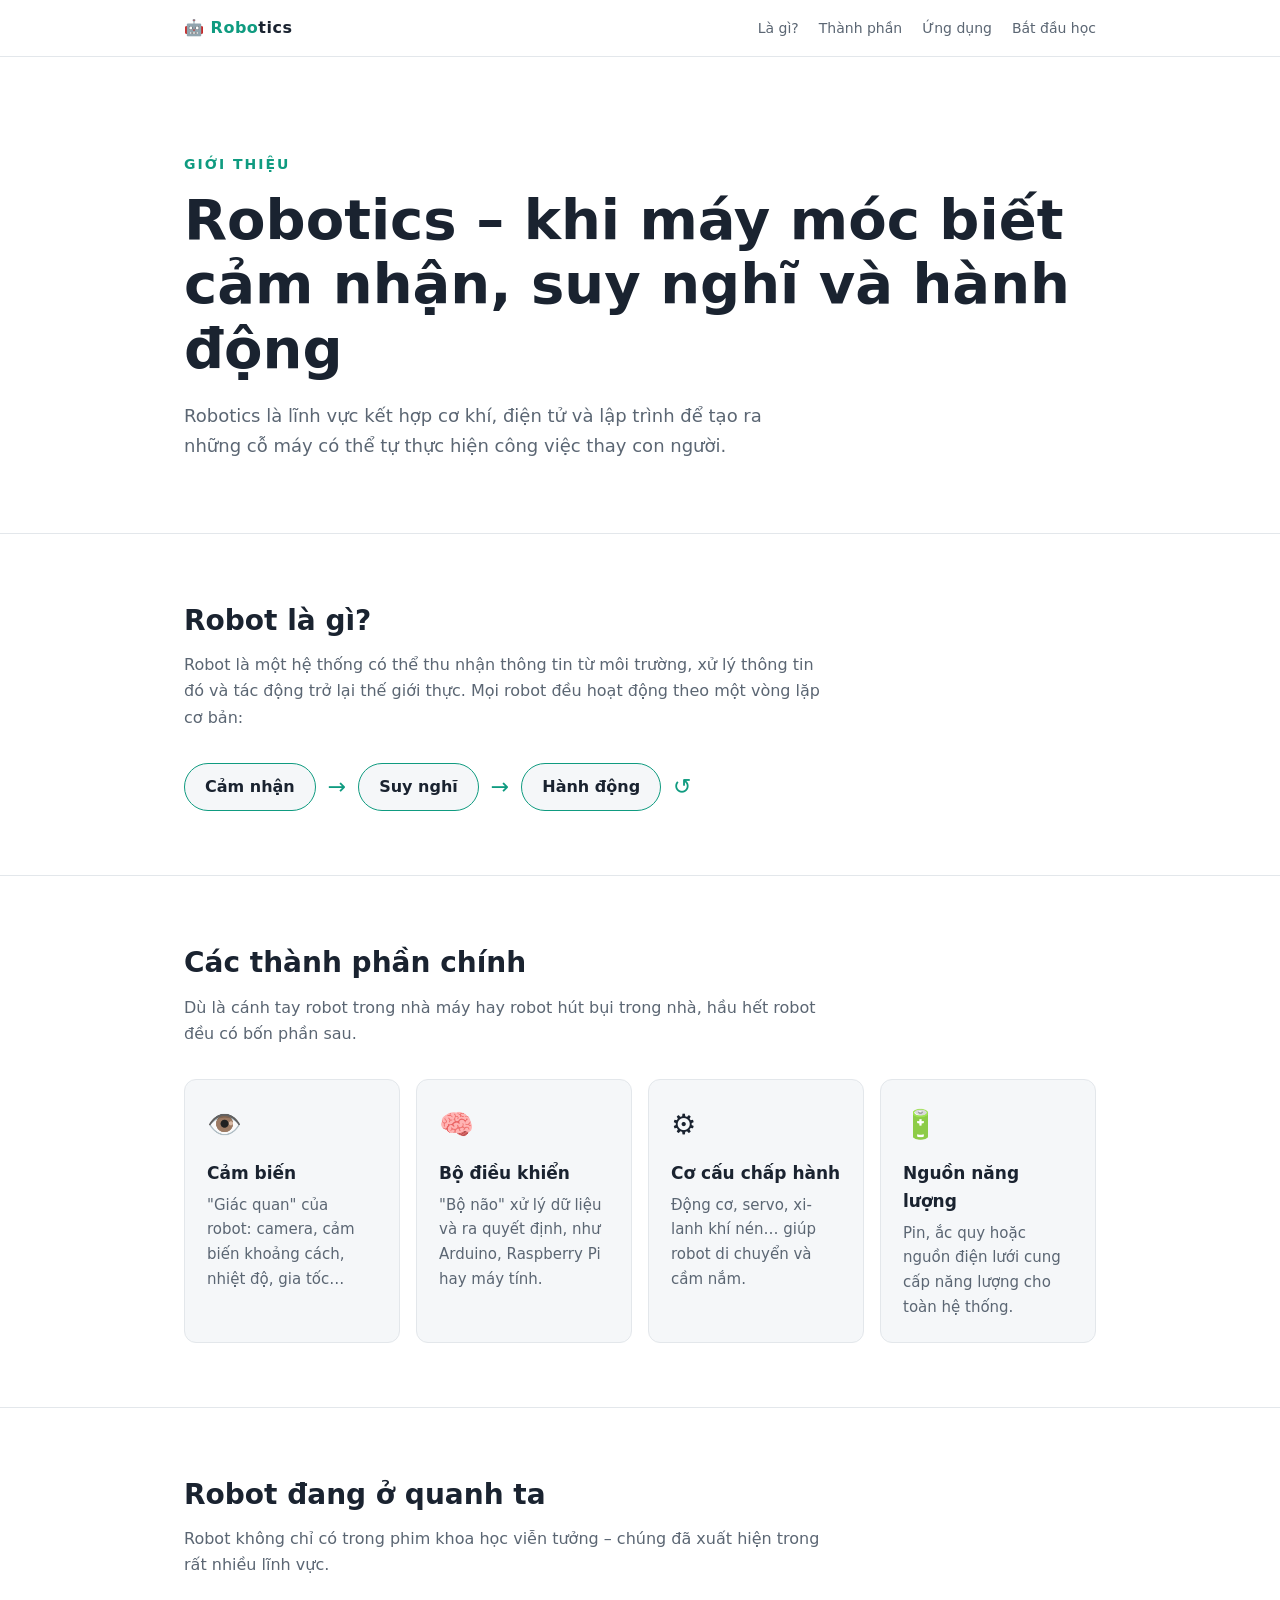
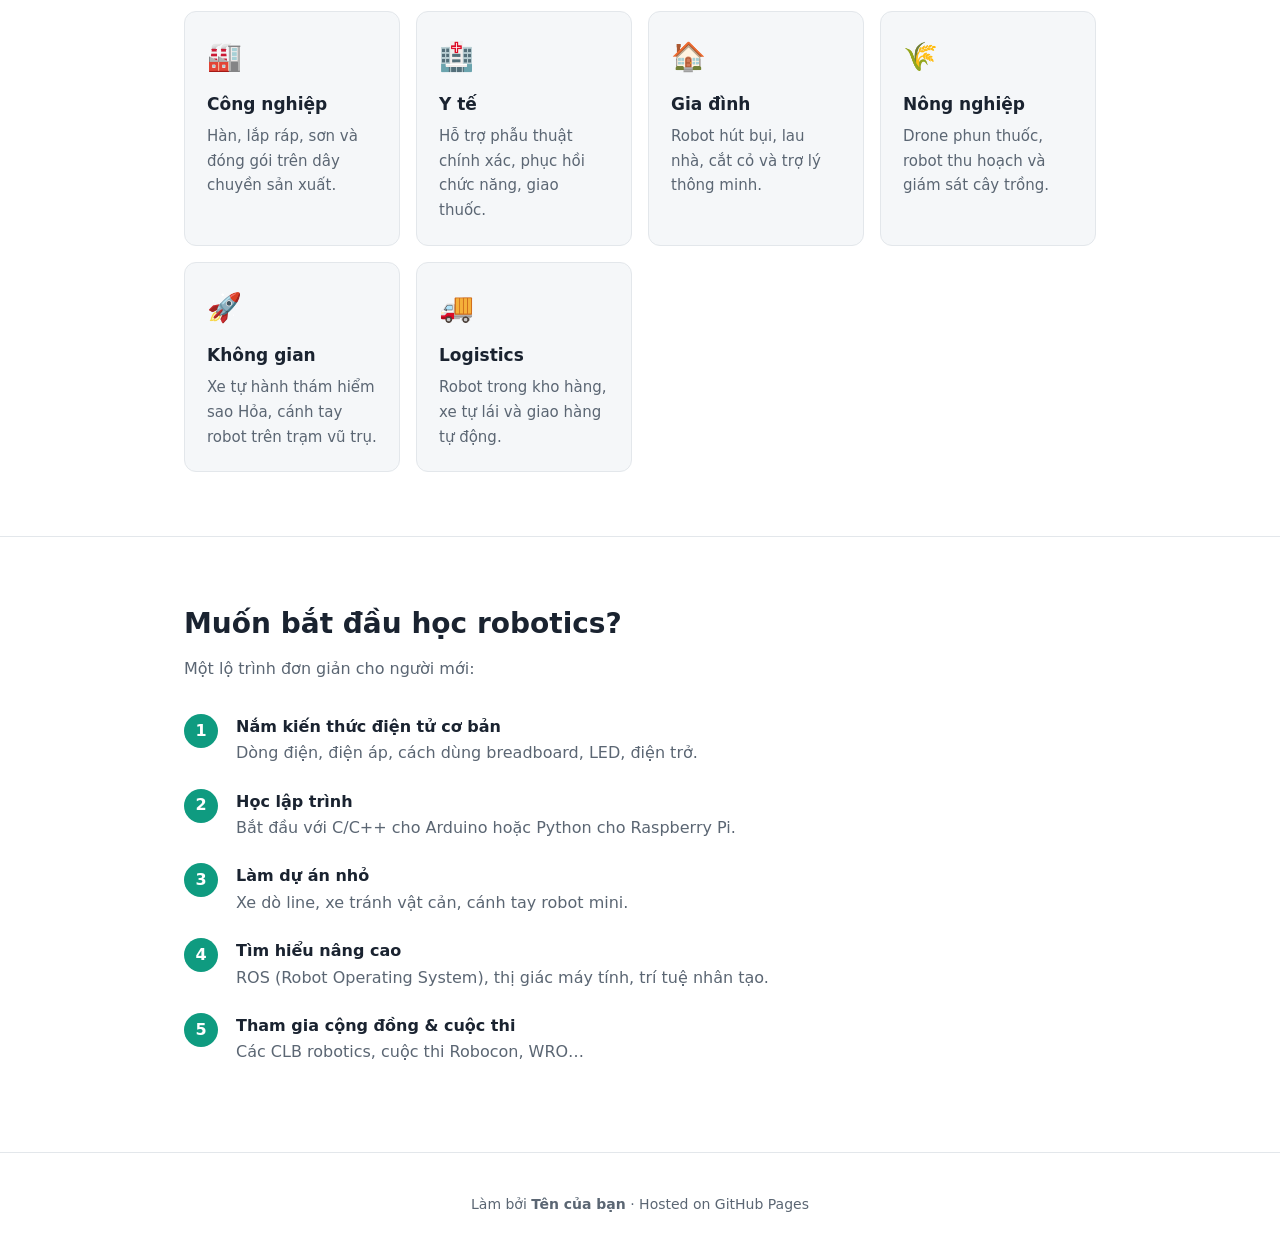
<file: index.html>
<!DOCTYPE html>
<html lang="vi">
<head>
<meta charset="UTF-8">
<meta name="viewport" content="width=device-width, initial-scale=1.0">
<title>Robotics – Giới thiệu ngắn gọn</title>
<meta name="description" content="Trang giới thiệu ngắn gọn về robotics: robot là gì, gồm những bộ phận nào, ứng dụng và cách bắt đầu học.">
<style>
  :root {
    --bg: #ffffff;
    --panel: #f5f7f9;
    --text: #1a2330;
    --muted: #5b6673;
    --accent: #0f9b80;
    --line: #e3e7eb;
  }
  * { box-sizing: border-box; margin: 0; padding: 0; }
  body {
    font-family: system-ui, -apple-system, "Segoe UI", Roboto, sans-serif;
    background: var(--bg);
    color: var(--text);
    line-height: 1.65;
  }
  a { color: var(--accent); }
  .wrap { max-width: 960px; margin: 0 auto; padding: 0 24px; }

  nav {
    position: sticky; top: 0; z-index: 10;
    background: rgba(255,255,255,.92); backdrop-filter: blur(8px);
    border-bottom: 1px solid var(--line);
  }
  nav .wrap { display: flex; justify-content: space-between; align-items: center; height: 56px; }
  nav .logo { font-weight: 700; letter-spacing: .5px; }
  nav .logo span { color: var(--accent); }
  nav ul { display: flex; gap: 20px; list-style: none; }
  nav ul a { color: var(--muted); text-decoration: none; font-size: 14px; }
  nav ul a:hover { color: var(--text); }

  header { padding: 96px 0 72px; }
  header .tag { color: var(--accent); font-size: 14px; font-weight: 600; letter-spacing: 2px; text-transform: uppercase; }
  header h1 { font-size: clamp(36px, 6vw, 56px); line-height: 1.15; margin: 12px 0 20px; }
  header p { font-size: 18px; color: var(--muted); max-width: 620px; }

  section { padding: 64px 0; border-top: 1px solid var(--line); }
  h2 { font-size: 28px; margin-bottom: 8px; }
  .lead { color: var(--muted); margin-bottom: 32px; max-width: 640px; }

  .grid { display: grid; gap: 16px; grid-template-columns: repeat(auto-fit, minmax(200px, 1fr)); }
  .card {
    background: var(--panel); border: 1px solid var(--line);
    border-radius: 12px; padding: 22px;
  }
  .card .icon { font-size: 28px; margin-bottom: 10px; }
  .card h3 { font-size: 17px; margin-bottom: 6px; }
  .card p { color: var(--muted); font-size: 15px; }

  .loop { display: flex; flex-wrap: wrap; align-items: center; gap: 12px; margin-top: 8px; }
  .loop .step {
    background: var(--panel); border: 1px solid var(--accent);
    border-radius: 999px; padding: 10px 20px; font-weight: 600;
  }
  .loop .arrow { color: var(--accent); font-size: 22px; }

  ol.steps { list-style: none; counter-reset: s; }
  ol.steps li {
    counter-increment: s; position: relative;
    padding: 0 0 22px 52px;
  }
  ol.steps li::before {
    content: counter(s); position: absolute; left: 0; top: 0;
    width: 34px; height: 34px; border-radius: 50%;
    background: var(--accent); color: #fff;
    display: grid; place-items: center; font-weight: 700;
  }
  ol.steps li strong { display: block; }
  ol.steps li span { color: var(--muted); }

  footer { padding: 40px 0; border-top: 1px solid var(--line); color: var(--muted); font-size: 14px; text-align: center; }

  @media (max-width: 600px) {
    nav ul { display: none; }
    header { padding: 64px 0 48px; }
  }
</style>
</head>
<body>

<nav>
  <div class="wrap">
    <div class="logo">🤖 <span>Robo</span>tics</div>
    <ul>
      <li><a href="#la-gi">Là gì?</a></li>
      <li><a href="#thanh-phan">Thành phần</a></li>
      <li><a href="#ung-dung">Ứng dụng</a></li>
      <li><a href="#bat-dau">Bắt đầu học</a></li>
    </ul>
  </div>
</nav>

<header>
  <div class="wrap">
    <div class="tag">Giới thiệu</div>
    <h1>Robotics – khi máy móc biết cảm nhận, suy nghĩ và hành động</h1>
    <p>Robotics là lĩnh vực kết hợp cơ khí, điện tử và lập trình để tạo ra những cỗ máy có thể tự thực hiện công việc thay con người.</p>
  </div>
</header>

<section id="la-gi">
  <div class="wrap">
    <h2>Robot là gì?</h2>
    <p class="lead">Robot là một hệ thống có thể thu nhận thông tin từ môi trường, xử lý thông tin đó và tác động trở lại thế giới thực. Mọi robot đều hoạt động theo một vòng lặp cơ bản:</p>
    <div class="loop">
      <div class="step">Cảm nhận</div>
      <div class="arrow">→</div>
      <div class="step">Suy nghĩ</div>
      <div class="arrow">→</div>
      <div class="step">Hành động</div>
      <div class="arrow">↺</div>
    </div>
  </div>
</section>

<section id="thanh-phan">
  <div class="wrap">
    <h2>Các thành phần chính</h2>
    <p class="lead">Dù là cánh tay robot trong nhà máy hay robot hút bụi trong nhà, hầu hết robot đều có bốn phần sau.</p>
    <div class="grid">
      <div class="card">
        <div class="icon">👁️</div>
        <h3>Cảm biến</h3>
        <p>"Giác quan" của robot: camera, cảm biến khoảng cách, nhiệt độ, gia tốc…</p>
      </div>
      <div class="card">
        <div class="icon">🧠</div>
        <h3>Bộ điều khiển</h3>
        <p>"Bộ não" xử lý dữ liệu và ra quyết định, như Arduino, Raspberry Pi hay máy tính.</p>
      </div>
      <div class="card">
        <div class="icon">⚙️</div>
        <h3>Cơ cấu chấp hành</h3>
        <p>Động cơ, servo, xi-lanh khí nén… giúp robot di chuyển và cầm nắm.</p>
      </div>
      <div class="card">
        <div class="icon">🔋</div>
        <h3>Nguồn năng lượng</h3>
        <p>Pin, ắc quy hoặc nguồn điện lưới cung cấp năng lượng cho toàn hệ thống.</p>
      </div>
    </div>
  </div>
</section>

<section id="ung-dung">
  <div class="wrap">
    <h2>Robot đang ở quanh ta</h2>
    <p class="lead">Robot không chỉ có trong phim khoa học viễn tưởng – chúng đã xuất hiện trong rất nhiều lĩnh vực.</p>
    <div class="grid">
      <div class="card"><div class="icon">🏭</div><h3>Công nghiệp</h3><p>Hàn, lắp ráp, sơn và đóng gói trên dây chuyền sản xuất.</p></div>
      <div class="card"><div class="icon">🏥</div><h3>Y tế</h3><p>Hỗ trợ phẫu thuật chính xác, phục hồi chức năng, giao thuốc.</p></div>
      <div class="card"><div class="icon">🏠</div><h3>Gia đình</h3><p>Robot hút bụi, lau nhà, cắt cỏ và trợ lý thông minh.</p></div>
      <div class="card"><div class="icon">🌾</div><h3>Nông nghiệp</h3><p>Drone phun thuốc, robot thu hoạch và giám sát cây trồng.</p></div>
      <div class="card"><div class="icon">🚀</div><h3>Không gian</h3><p>Xe tự hành thám hiểm sao Hỏa, cánh tay robot trên trạm vũ trụ.</p></div>
      <div class="card"><div class="icon">🚚</div><h3>Logistics</h3><p>Robot trong kho hàng, xe tự lái và giao hàng tự động.</p></div>
    </div>
  </div>
</section>

<section id="bat-dau">
  <div class="wrap">
    <h2>Muốn bắt đầu học robotics?</h2>
    <p class="lead">Một lộ trình đơn giản cho người mới:</p>
    <ol class="steps">
      <li><strong>Nắm kiến thức điện tử cơ bản</strong><span>Dòng điện, điện áp, cách dùng breadboard, LED, điện trở.</span></li>
      <li><strong>Học lập trình</strong><span>Bắt đầu với C/C++ cho Arduino hoặc Python cho Raspberry Pi.</span></li>
      <li><strong>Làm dự án nhỏ</strong><span>Xe dò line, xe tránh vật cản, cánh tay robot mini.</span></li>
      <li><strong>Tìm hiểu nâng cao</strong><span>ROS (Robot Operating System), thị giác máy tính, trí tuệ nhân tạo.</span></li>
      <li><strong>Tham gia cộng đồng &amp; cuộc thi</strong><span>Các CLB robotics, cuộc thi Robocon, WRO…</span></li>
    </ol>
  </div>
</section>

<footer>
  <div class="wrap">
    Làm bởi <strong>Tên của bạn</strong> · Hosted on GitHub Pages
  </div>
</footer>

</body>
</html>
</file>
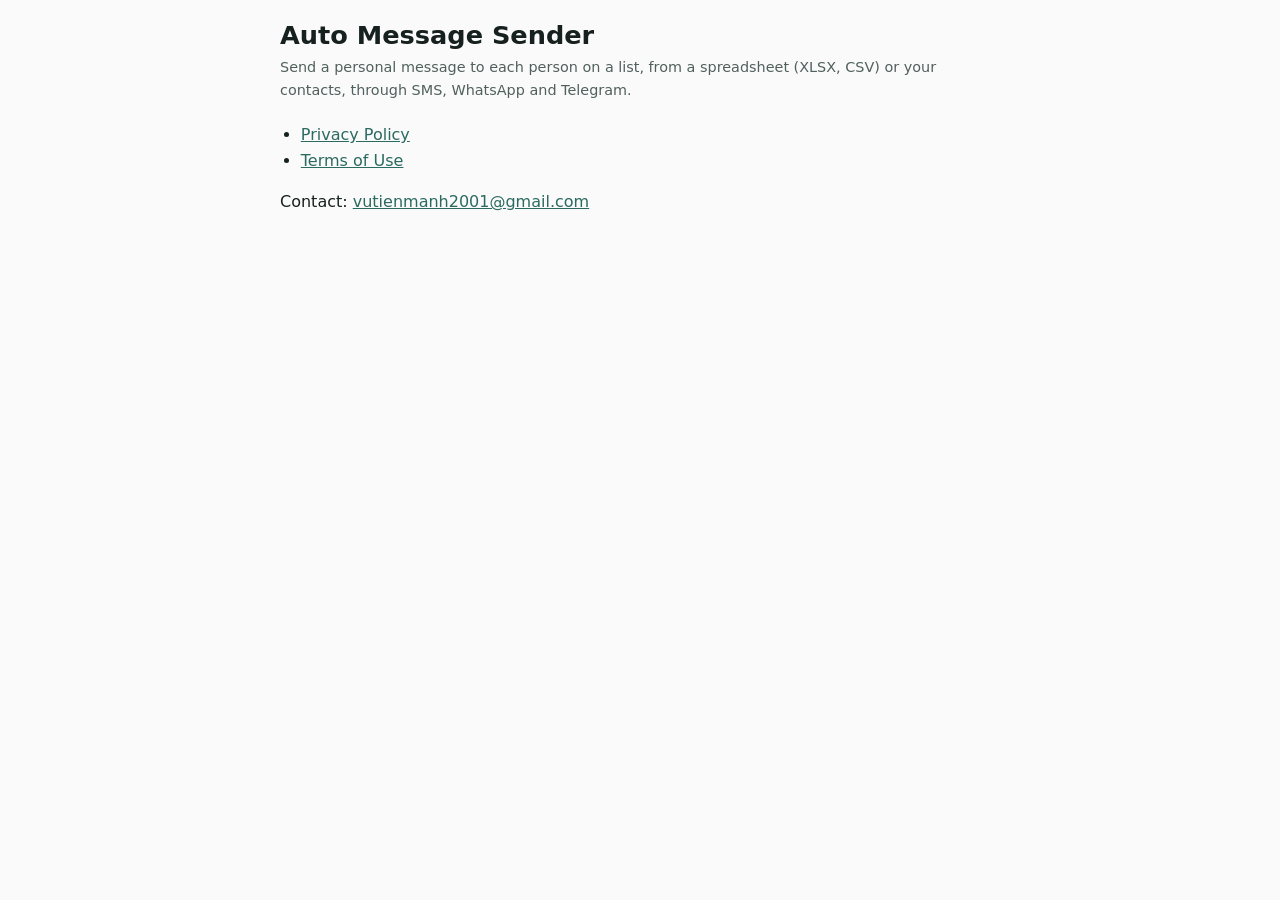
<file: auto-sms-excel/index.html>
<!doctype html>
<html lang="en">
<head>
<meta charset="utf-8">
<meta name="viewport" content="width=device-width, initial-scale=1">
<title>Auto Message Sender</title>
<link rel="stylesheet" href="style.css">
</head>
<body>
<main>
<h1>Auto Message Sender</h1>
<p class="meta">Send a personal message to each person on a list, from a spreadsheet (XLSX, CSV) or your contacts, through SMS, WhatsApp and Telegram.</p>
<ul>
  <li><a href="privacy.html">Privacy Policy</a></li>
  <li><a href="terms.html">Terms of Use</a></li>
</ul>
<p>Contact: <a href="mailto:vutienmanh2001@gmail.com">vutienmanh2001@gmail.com</a></p>
</main>
</body>
</html>
</file>
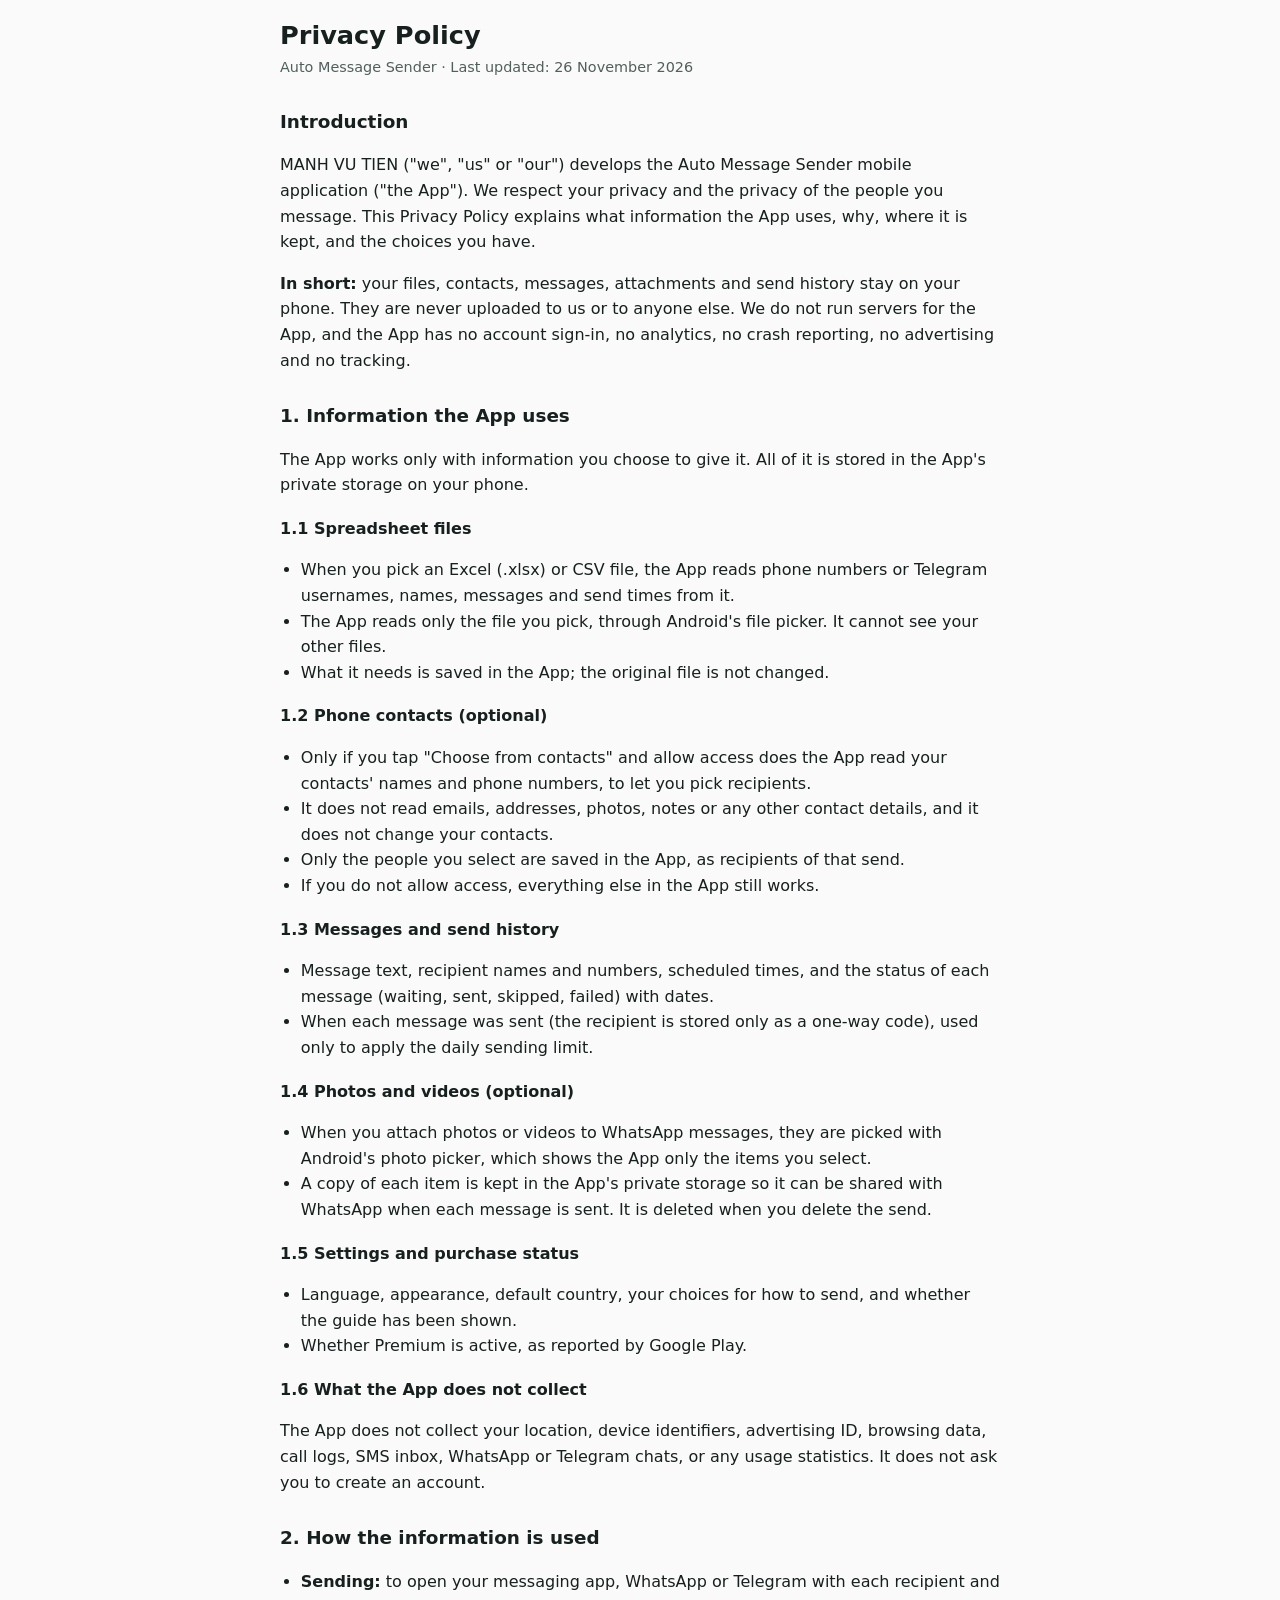
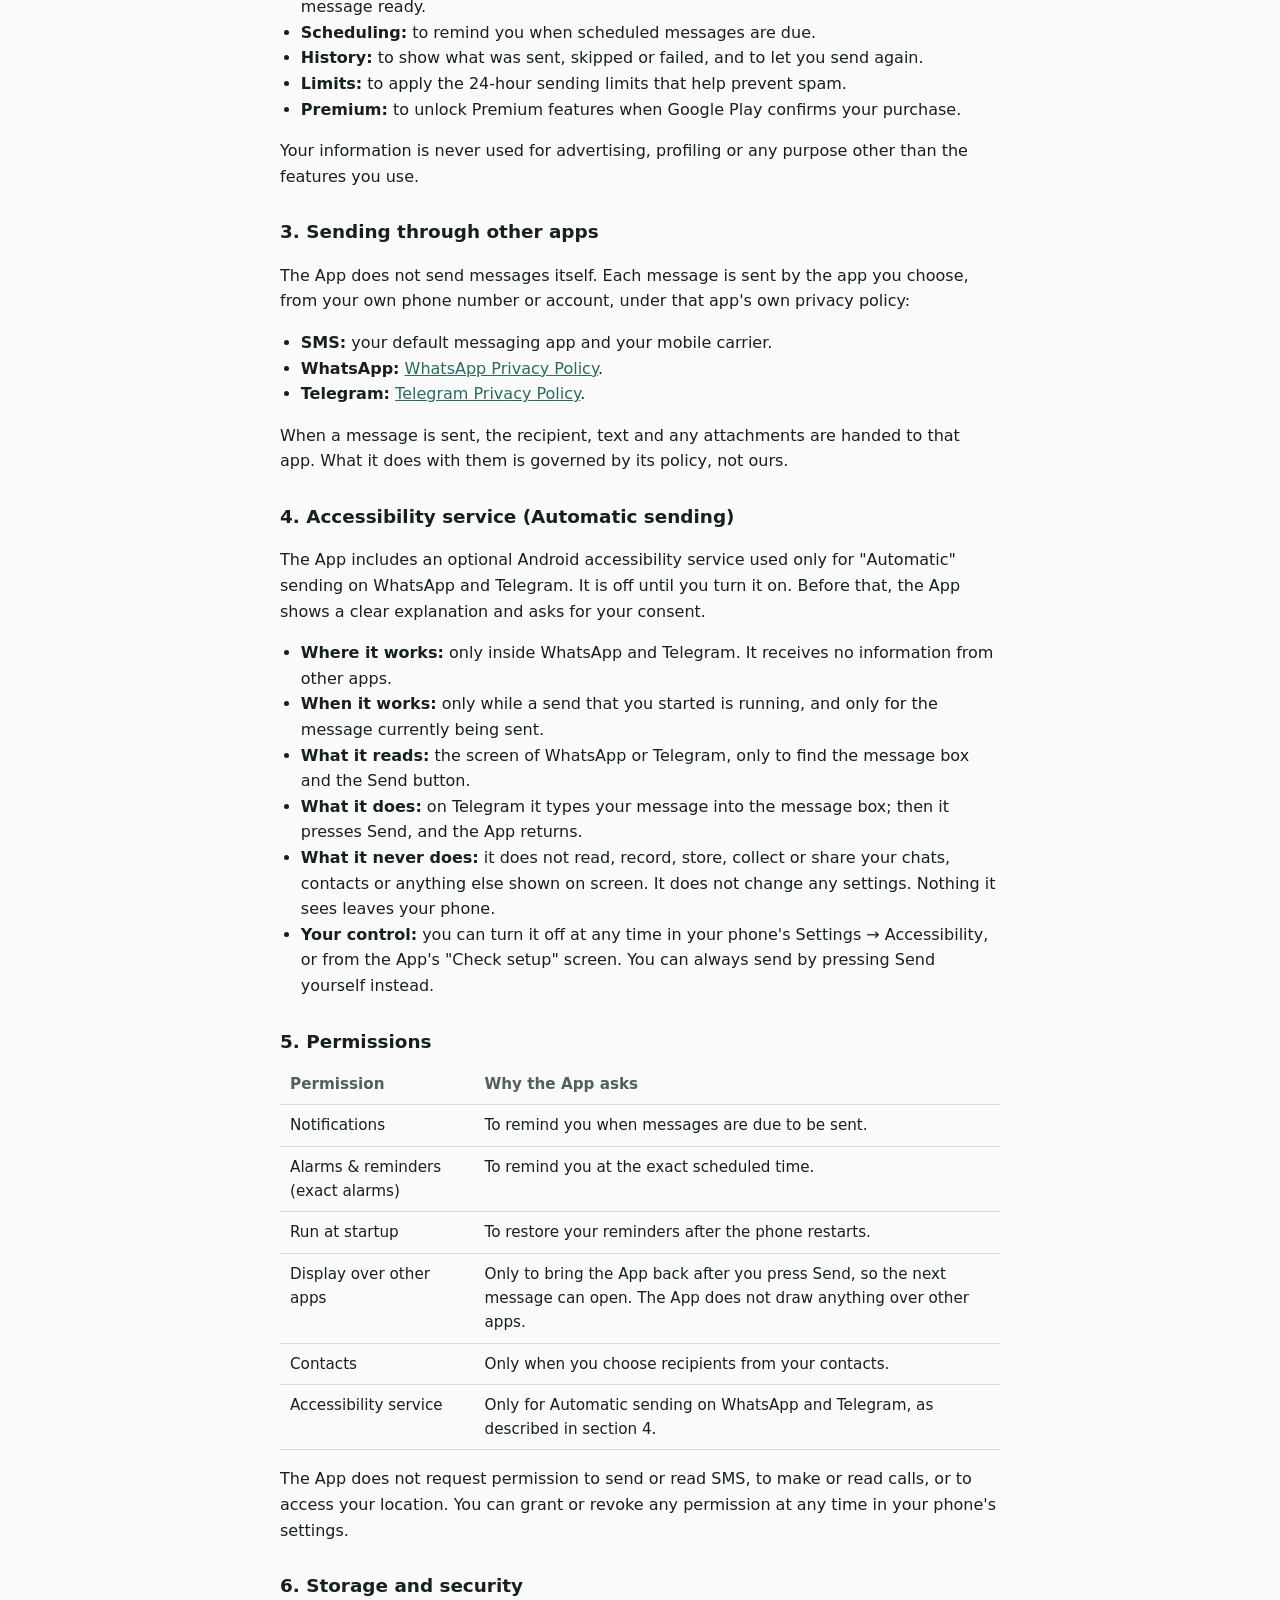
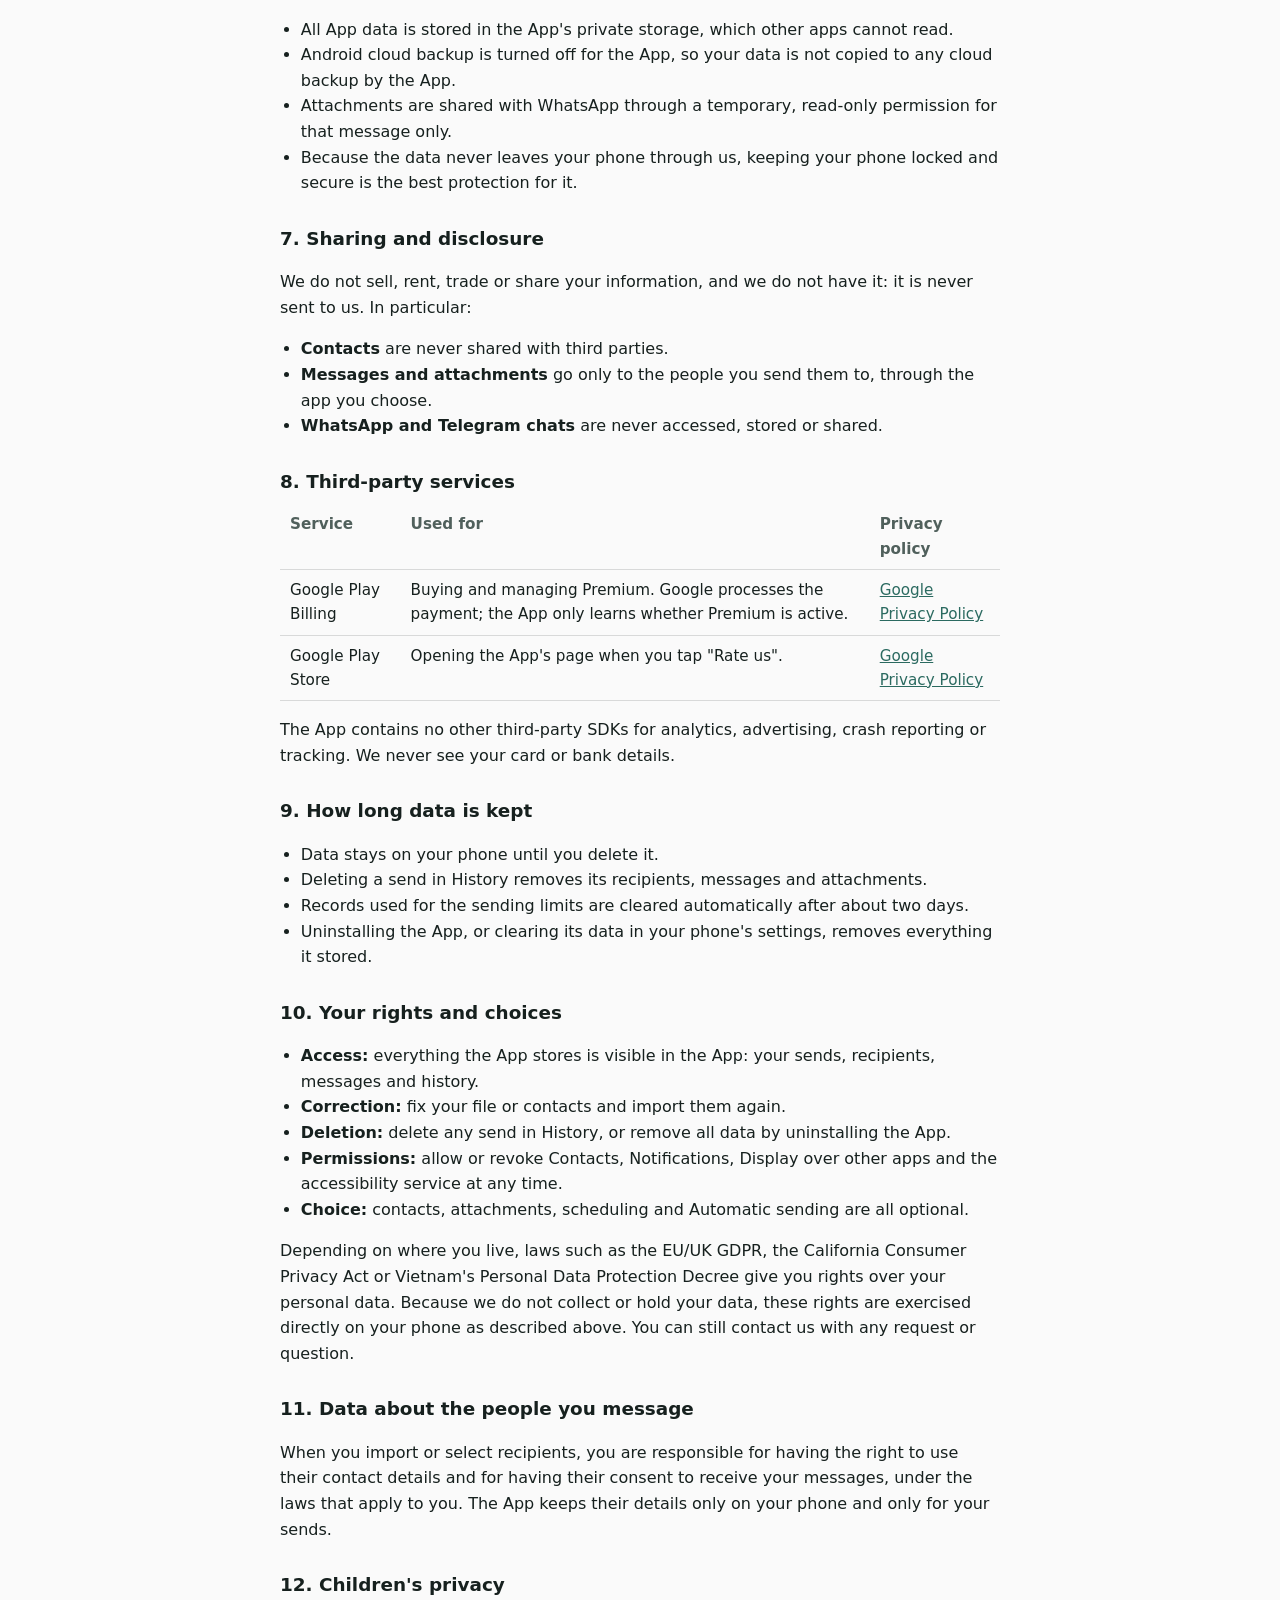
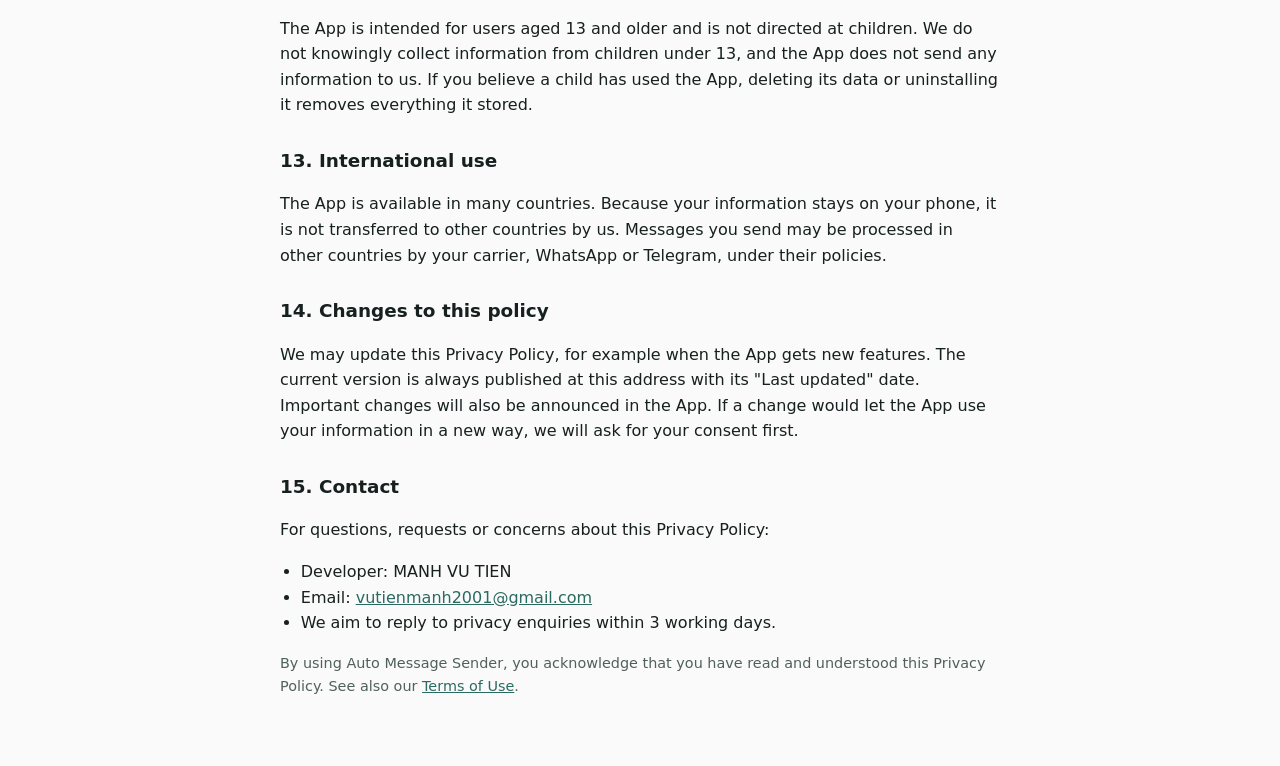
<file: auto-sms-excel/privacy.html>
<!doctype html>
<html lang="en">
<head>
<meta charset="utf-8">
<meta name="viewport" content="width=device-width, initial-scale=1">
<title>Privacy Policy – Auto Message Sender</title>
<link rel="stylesheet" href="style.css">
</head>
<body>
<main>
<h1>Privacy Policy</h1>
<p class="meta">Auto Message Sender · Last updated: 26 November 2026</p>

<h2>Introduction</h2>
<p>MANH VU TIEN ("we", "us" or "our") develops the Auto Message Sender mobile application ("the App"). We respect your privacy and the privacy of the people you message. This Privacy Policy explains what information the App uses, why, where it is kept, and the choices you have.</p>
<p><strong>In short:</strong> your files, contacts, messages, attachments and send history stay on your phone. They are never uploaded to us or to anyone else. We do not run servers for the App, and the App has no account sign-in, no analytics, no crash reporting, no advertising and no tracking.</p>

<h2>1. Information the App uses</h2>
<p>The App works only with information you choose to give it. All of it is stored in the App's private storage on your phone.</p>

<h3>1.1 Spreadsheet files</h3>
<ul>
  <li>When you pick an Excel (.xlsx) or CSV file, the App reads phone numbers or Telegram usernames, names, messages and send times from it.</li>
  <li>The App reads only the file you pick, through Android's file picker. It cannot see your other files.</li>
  <li>What it needs is saved in the App; the original file is not changed.</li>
</ul>

<h3>1.2 Phone contacts (optional)</h3>
<ul>
  <li>Only if you tap "Choose from contacts" and allow access does the App read your contacts' names and phone numbers, to let you pick recipients.</li>
  <li>It does not read emails, addresses, photos, notes or any other contact details, and it does not change your contacts.</li>
  <li>Only the people you select are saved in the App, as recipients of that send.</li>
  <li>If you do not allow access, everything else in the App still works.</li>
</ul>

<h3>1.3 Messages and send history</h3>
<ul>
  <li>Message text, recipient names and numbers, scheduled times, and the status of each message (waiting, sent, skipped, failed) with dates.</li>
  <li>When each message was sent (the recipient is stored only as a one-way code), used only to apply the daily sending limit.</li>
</ul>

<h3>1.4 Photos and videos (optional)</h3>
<ul>
  <li>When you attach photos or videos to WhatsApp messages, they are picked with Android's photo picker, which shows the App only the items you select.</li>
  <li>A copy of each item is kept in the App's private storage so it can be shared with WhatsApp when each message is sent. It is deleted when you delete the send.</li>
</ul>

<h3>1.5 Settings and purchase status</h3>
<ul>
  <li>Language, appearance, default country, your choices for how to send, and whether the guide has been shown.</li>
  <li>Whether Premium is active, as reported by Google Play.</li>
</ul>

<h3>1.6 What the App does not collect</h3>
<p>The App does not collect your location, device identifiers, advertising ID, browsing data, call logs, SMS inbox, WhatsApp or Telegram chats, or any usage statistics. It does not ask you to create an account.</p>

<h2>2. How the information is used</h2>
<ul>
  <li><strong>Sending:</strong> to open your messaging app, WhatsApp or Telegram with each recipient and message ready.</li>
  <li><strong>Scheduling:</strong> to remind you when scheduled messages are due.</li>
  <li><strong>History:</strong> to show what was sent, skipped or failed, and to let you send again.</li>
  <li><strong>Limits:</strong> to apply the 24-hour sending limits that help prevent spam.</li>
  <li><strong>Premium:</strong> to unlock Premium features when Google Play confirms your purchase.</li>
</ul>
<p>Your information is never used for advertising, profiling or any purpose other than the features you use.</p>

<h2>3. Sending through other apps</h2>
<p>The App does not send messages itself. Each message is sent by the app you choose, from your own phone number or account, under that app's own privacy policy:</p>
<ul>
  <li><strong>SMS:</strong> your default messaging app and your mobile carrier.</li>
  <li><strong>WhatsApp:</strong> <a href="https://www.whatsapp.com/legal/privacy-policy">WhatsApp Privacy Policy</a>.</li>
  <li><strong>Telegram:</strong> <a href="https://telegram.org/privacy">Telegram Privacy Policy</a>.</li>
</ul>
<p>When a message is sent, the recipient, text and any attachments are handed to that app. What it does with them is governed by its policy, not ours.</p>

<h2>4. Accessibility service (Automatic sending)</h2>
<p>The App includes an optional Android accessibility service used only for "Automatic" sending on WhatsApp and Telegram. It is off until you turn it on. Before that, the App shows a clear explanation and asks for your consent.</p>
<ul>
  <li><strong>Where it works:</strong> only inside WhatsApp and Telegram. It receives no information from other apps.</li>
  <li><strong>When it works:</strong> only while a send that you started is running, and only for the message currently being sent.</li>
  <li><strong>What it reads:</strong> the screen of WhatsApp or Telegram, only to find the message box and the Send button.</li>
  <li><strong>What it does:</strong> on Telegram it types your message into the message box; then it presses Send, and the App returns.</li>
  <li><strong>What it never does:</strong> it does not read, record, store, collect or share your chats, contacts or anything else shown on screen. It does not change any settings. Nothing it sees leaves your phone.</li>
  <li><strong>Your control:</strong> you can turn it off at any time in your phone's Settings → Accessibility, or from the App's "Check setup" screen. You can always send by pressing Send yourself instead.</li>
</ul>

<h2>5. Permissions</h2>
<table>
  <tr><th>Permission</th><th>Why the App asks</th></tr>
  <tr><td>Notifications</td><td>To remind you when messages are due to be sent.</td></tr>
  <tr><td>Alarms &amp; reminders (exact alarms)</td><td>To remind you at the exact scheduled time.</td></tr>
  <tr><td>Run at startup</td><td>To restore your reminders after the phone restarts.</td></tr>
  <tr><td>Display over other apps</td><td>Only to bring the App back after you press Send, so the next message can open. The App does not draw anything over other apps.</td></tr>
  <tr><td>Contacts</td><td>Only when you choose recipients from your contacts.</td></tr>
  <tr><td>Accessibility service</td><td>Only for Automatic sending on WhatsApp and Telegram, as described in section 4.</td></tr>
</table>
<p>The App does not request permission to send or read SMS, to make or read calls, or to access your location. You can grant or revoke any permission at any time in your phone's settings.</p>

<h2>6. Storage and security</h2>
<ul>
  <li>All App data is stored in the App's private storage, which other apps cannot read.</li>
  <li>Android cloud backup is turned off for the App, so your data is not copied to any cloud backup by the App.</li>
  <li>Attachments are shared with WhatsApp through a temporary, read-only permission for that message only.</li>
  <li>Because the data never leaves your phone through us, keeping your phone locked and secure is the best protection for it.</li>
</ul>

<h2>7. Sharing and disclosure</h2>
<p>We do not sell, rent, trade or share your information, and we do not have it: it is never sent to us. In particular:</p>
<ul>
  <li><strong>Contacts</strong> are never shared with third parties.</li>
  <li><strong>Messages and attachments</strong> go only to the people you send them to, through the app you choose.</li>
  <li><strong>WhatsApp and Telegram chats</strong> are never accessed, stored or shared.</li>
</ul>

<h2>8. Third-party services</h2>
<table>
  <tr><th>Service</th><th>Used for</th><th>Privacy policy</th></tr>
  <tr><td>Google Play Billing</td><td>Buying and managing Premium. Google processes the payment; the App only learns whether Premium is active.</td><td><a href="https://policies.google.com/privacy">Google Privacy Policy</a></td></tr>
  <tr><td>Google Play Store</td><td>Opening the App's page when you tap "Rate us".</td><td><a href="https://policies.google.com/privacy">Google Privacy Policy</a></td></tr>
</table>
<p>The App contains no other third-party SDKs for analytics, advertising, crash reporting or tracking. We never see your card or bank details.</p>

<h2>9. How long data is kept</h2>
<ul>
  <li>Data stays on your phone until you delete it.</li>
  <li>Deleting a send in History removes its recipients, messages and attachments.</li>
  <li>Records used for the sending limits are cleared automatically after about two days.</li>
  <li>Uninstalling the App, or clearing its data in your phone's settings, removes everything it stored.</li>
</ul>

<h2>10. Your rights and choices</h2>
<ul>
  <li><strong>Access:</strong> everything the App stores is visible in the App: your sends, recipients, messages and history.</li>
  <li><strong>Correction:</strong> fix your file or contacts and import them again.</li>
  <li><strong>Deletion:</strong> delete any send in History, or remove all data by uninstalling the App.</li>
  <li><strong>Permissions:</strong> allow or revoke Contacts, Notifications, Display over other apps and the accessibility service at any time.</li>
  <li><strong>Choice:</strong> contacts, attachments, scheduling and Automatic sending are all optional.</li>
</ul>
<p>Depending on where you live, laws such as the EU/UK GDPR, the California Consumer Privacy Act or Vietnam's Personal Data Protection Decree give you rights over your personal data. Because we do not collect or hold your data, these rights are exercised directly on your phone as described above. You can still contact us with any request or question.</p>

<h2>11. Data about the people you message</h2>
<p>When you import or select recipients, you are responsible for having the right to use their contact details and for having their consent to receive your messages, under the laws that apply to you. The App keeps their details only on your phone and only for your sends.</p>

<h2>12. Children's privacy</h2>
<p>The App is intended for users aged 13 and older and is not directed at children. We do not knowingly collect information from children under 13, and the App does not send any information to us. If you believe a child has used the App, deleting its data or uninstalling it removes everything it stored.</p>

<h2>13. International use</h2>
<p>The App is available in many countries. Because your information stays on your phone, it is not transferred to other countries by us. Messages you send may be processed in other countries by your carrier, WhatsApp or Telegram, under their policies.</p>

<h2>14. Changes to this policy</h2>
<p>We may update this Privacy Policy, for example when the App gets new features. The current version is always published at this address with its "Last updated" date. Important changes will also be announced in the App. If a change would let the App use your information in a new way, we will ask for your consent first.</p>

<h2>15. Contact</h2>
<p>For questions, requests or concerns about this Privacy Policy:</p>
<ul>
  <li>Developer: MANH VU TIEN</li>
  <li>Email: <a href="mailto:vutienmanh2001@gmail.com">vutienmanh2001@gmail.com</a></li>
  <li>We aim to reply to privacy enquiries within 3 working days.</li>
</ul>

<p class="meta">By using Auto Message Sender, you acknowledge that you have read and understood this Privacy Policy. See also our <a href="terms.html">Terms of Use</a>.</p>
</main>
</body>
</html>
</file>
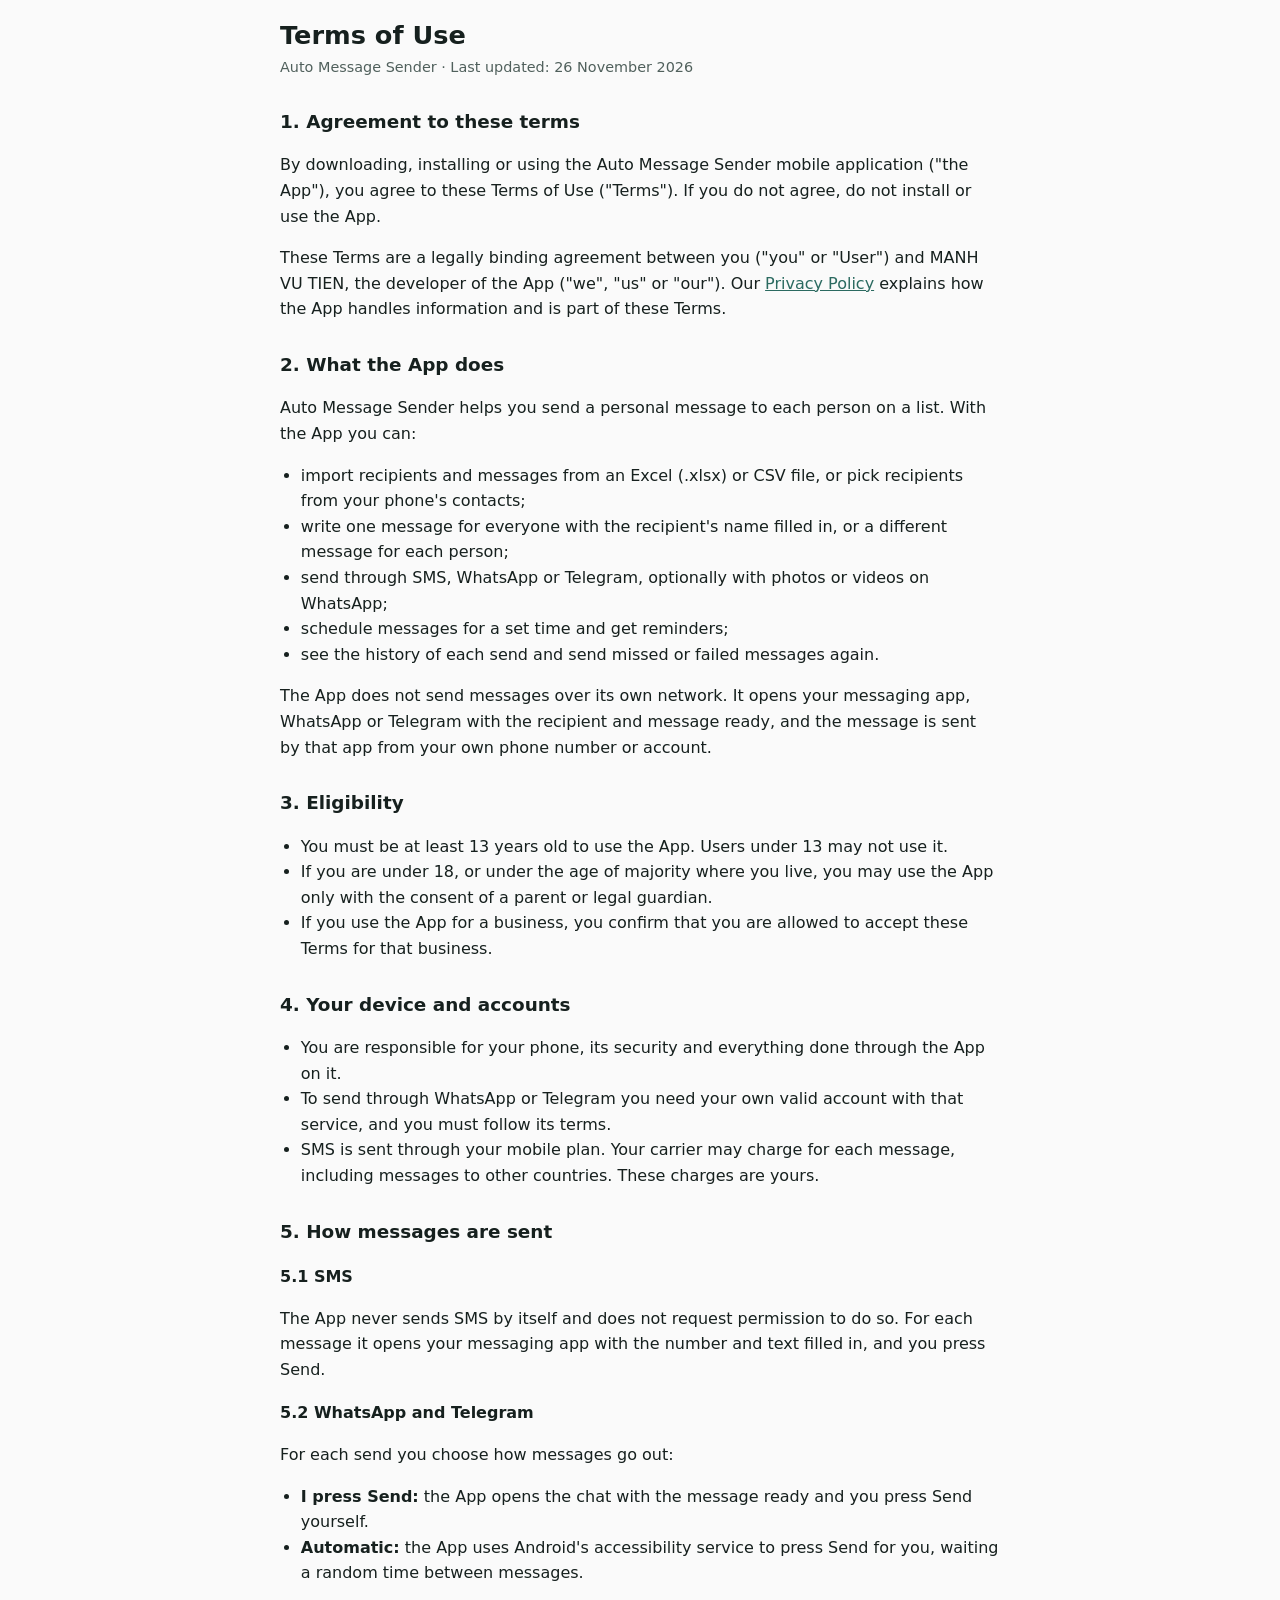
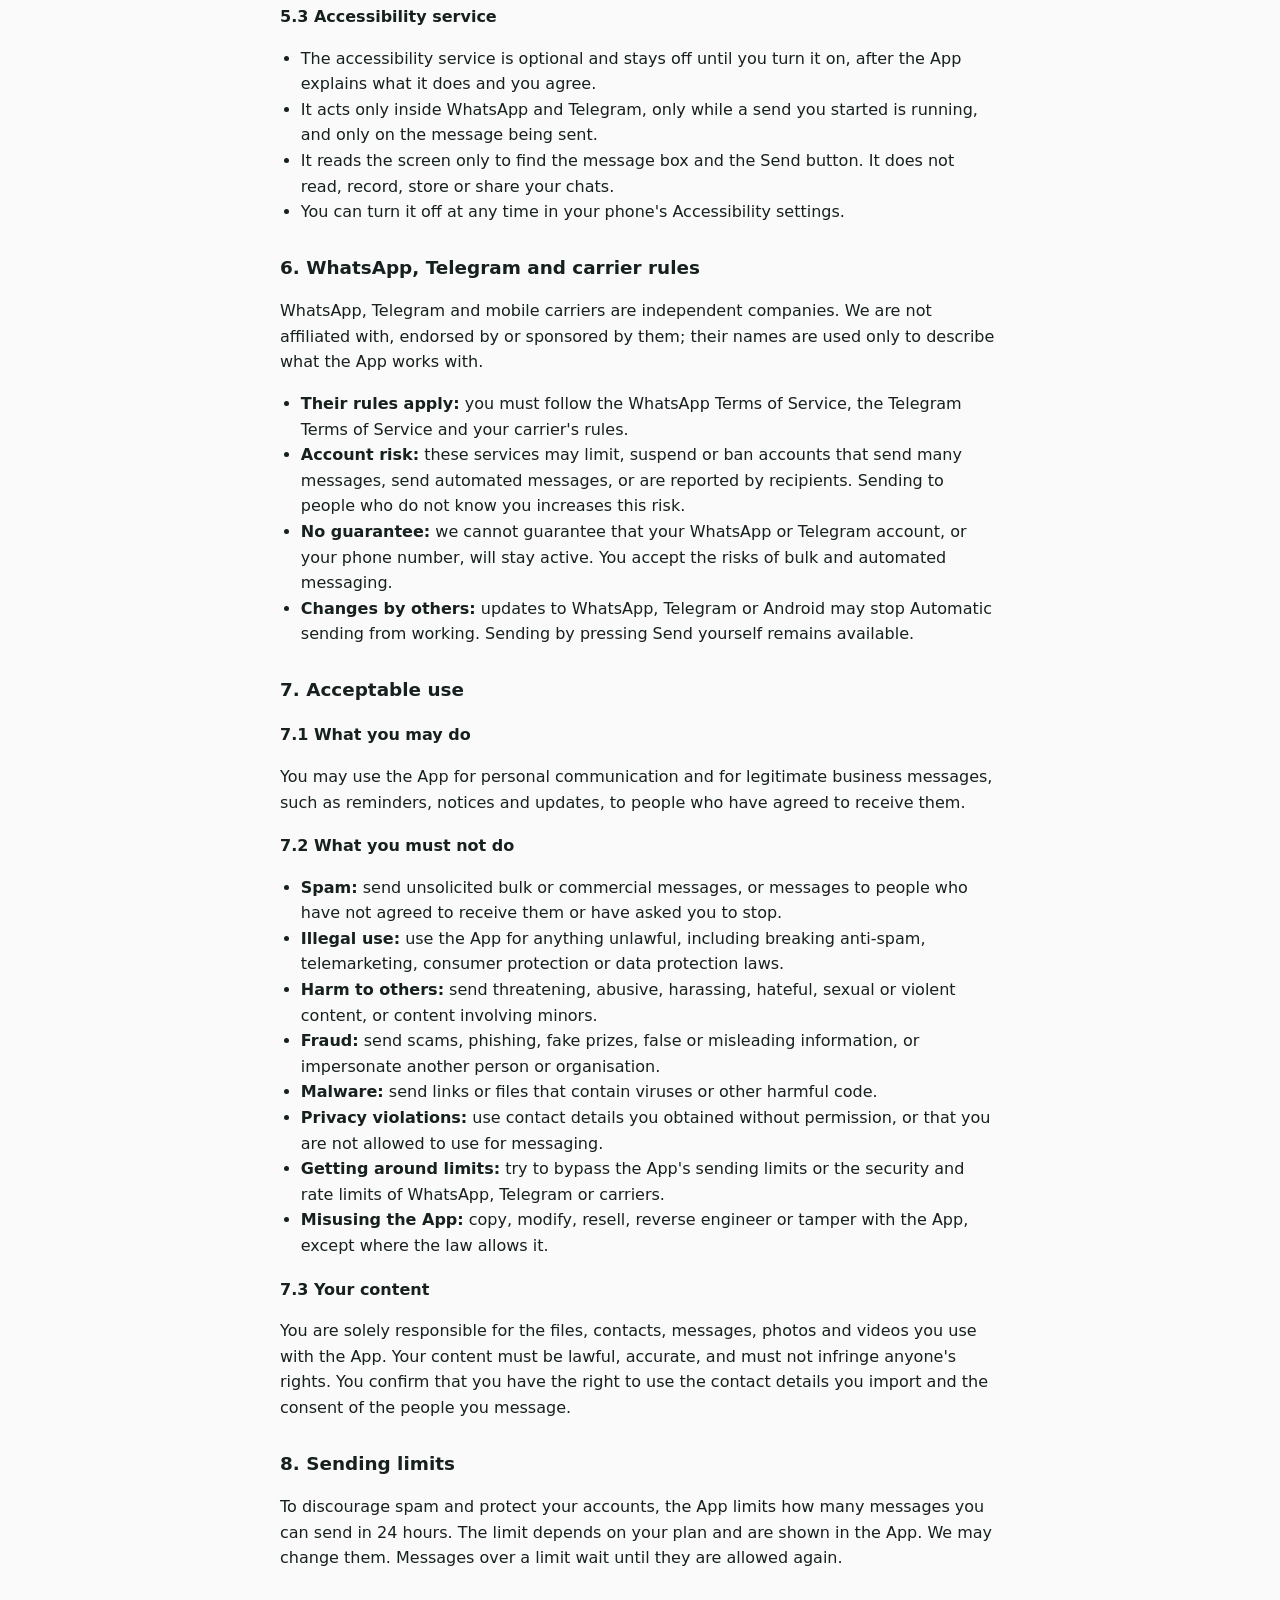
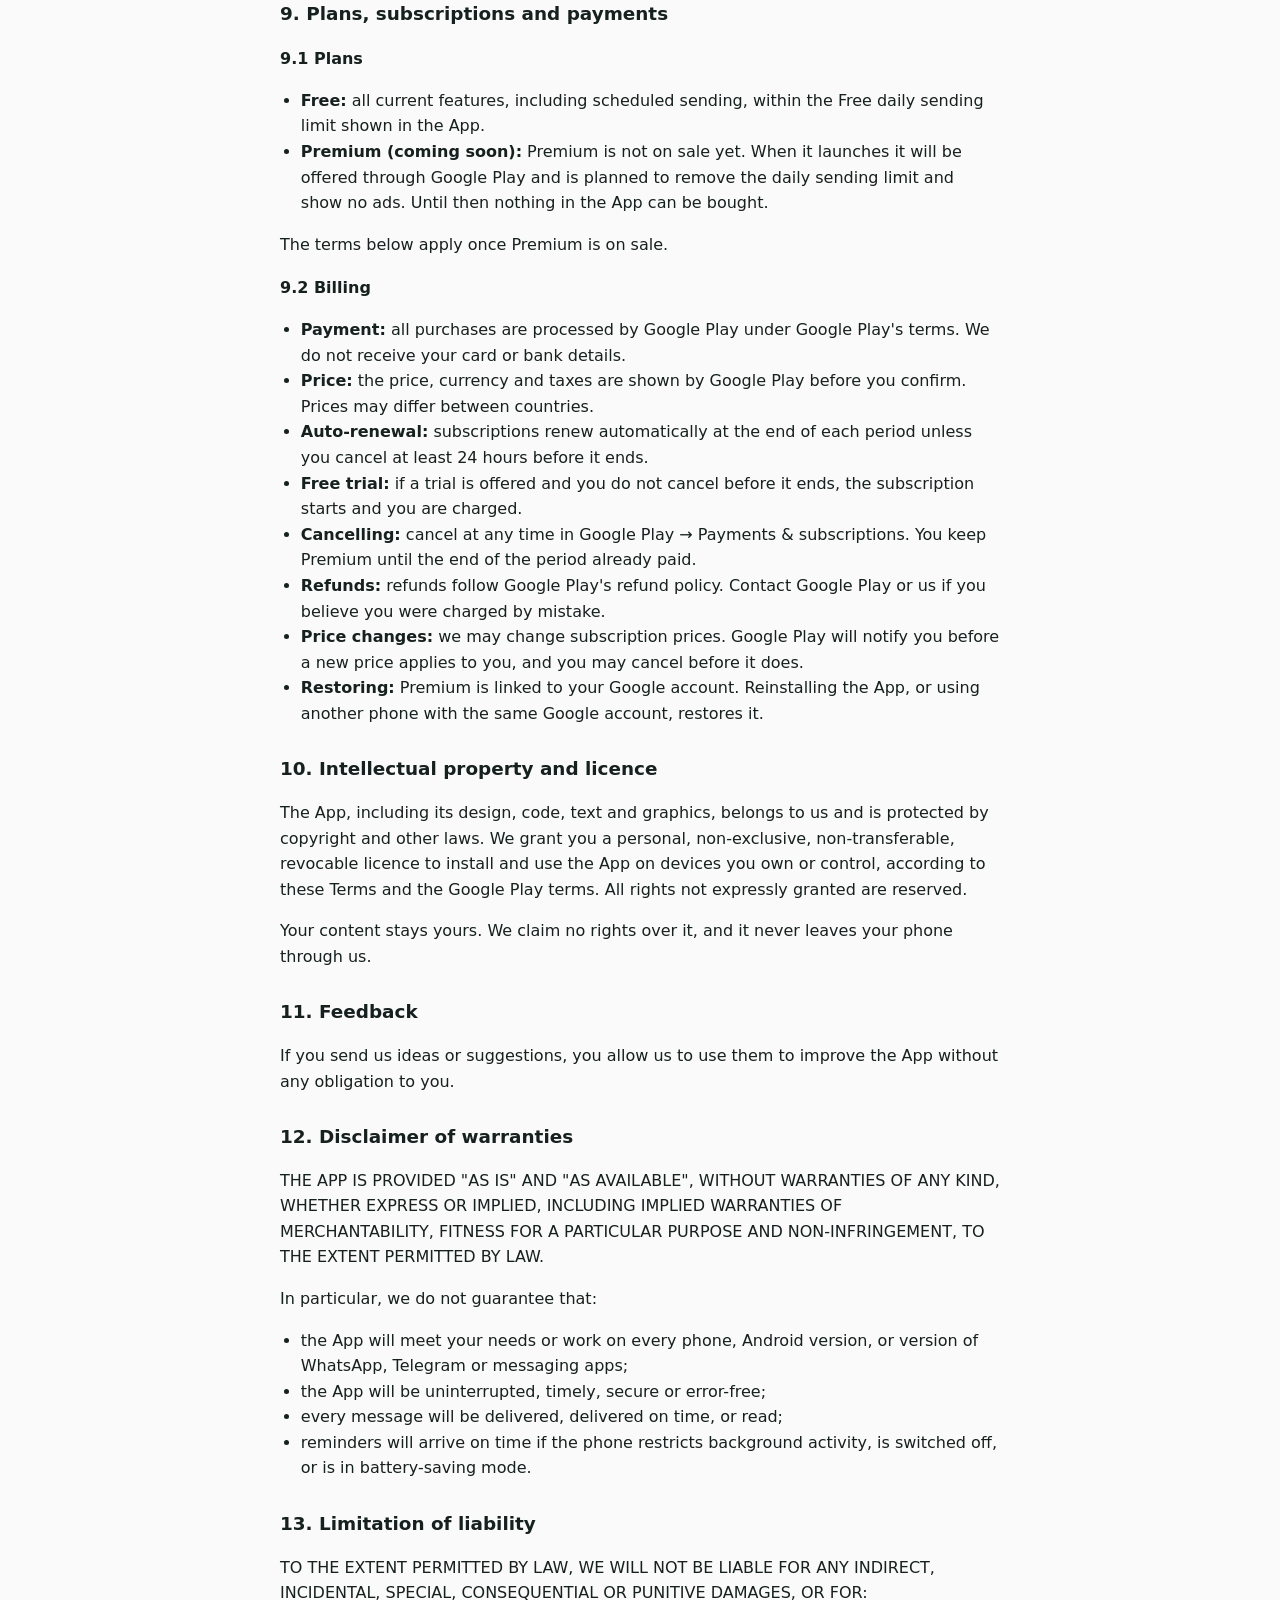
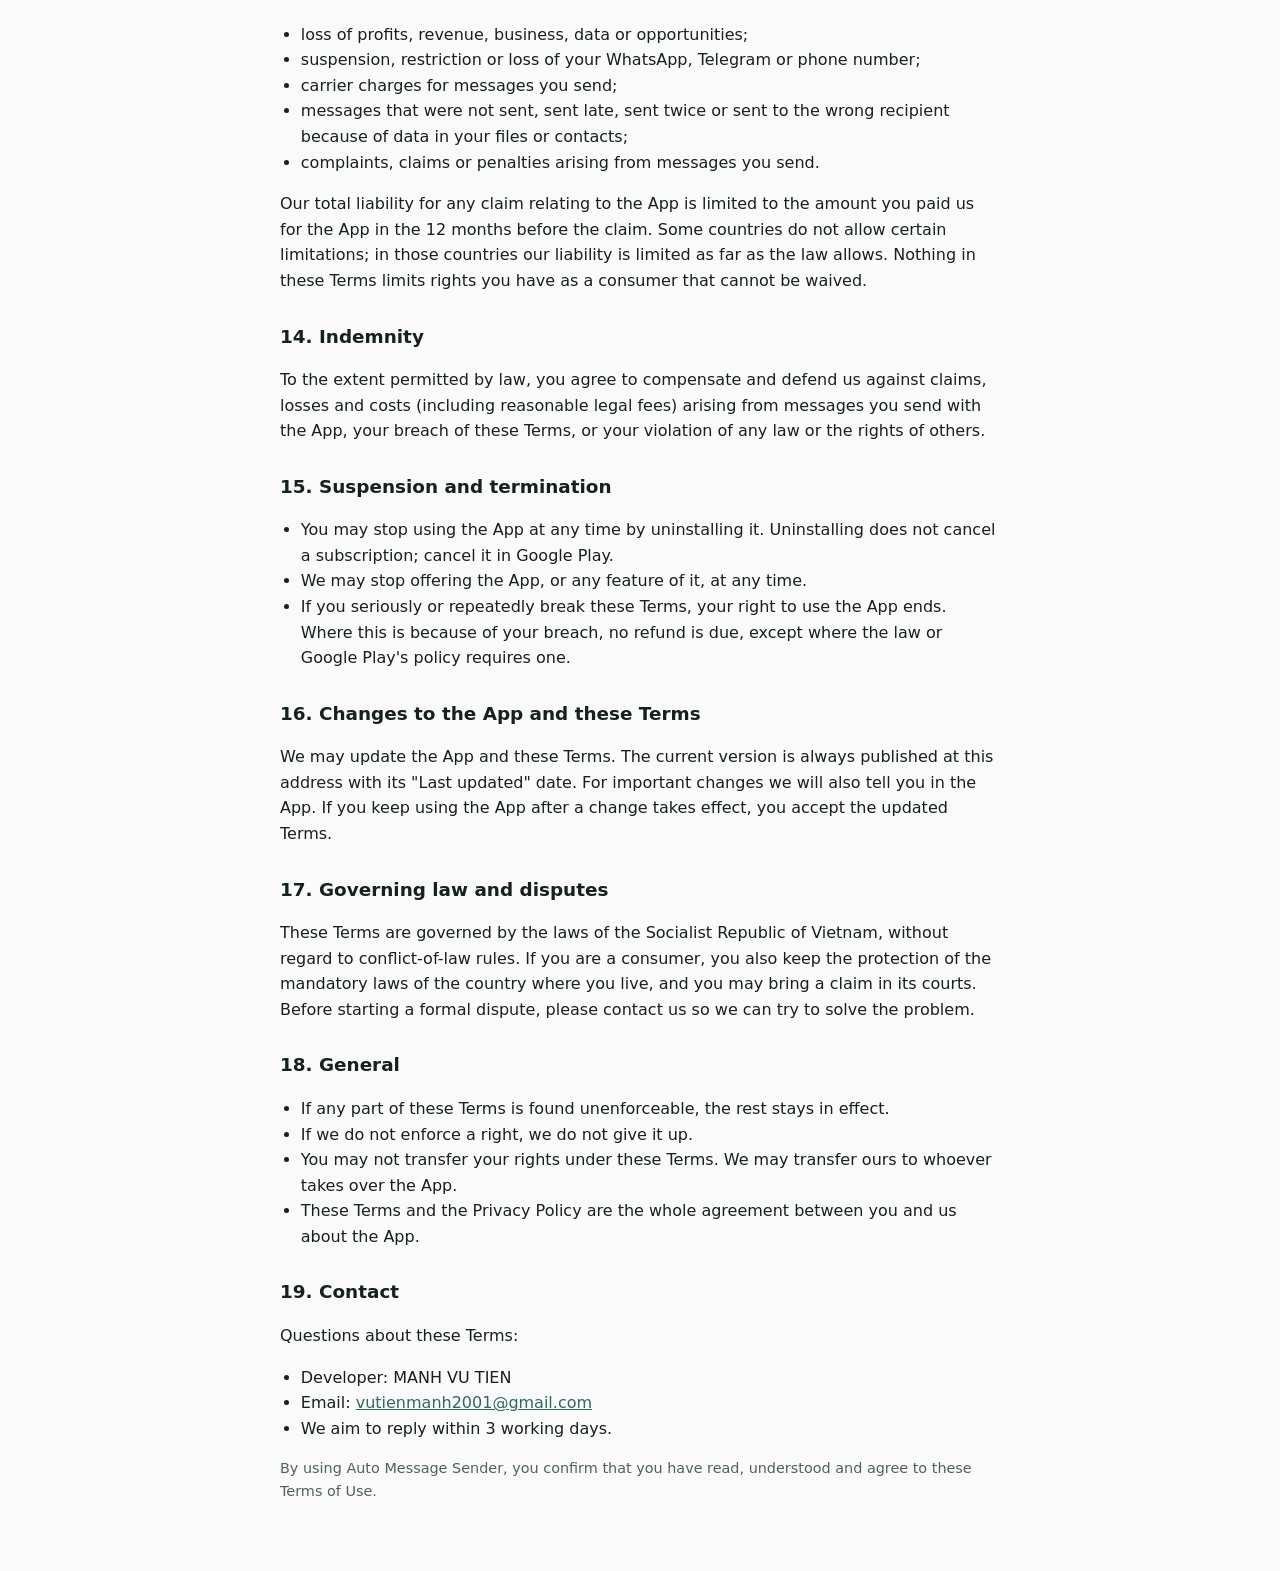
<file: auto-sms-excel/terms.html>
<!doctype html>
<html lang="en">
<head>
<meta charset="utf-8">
<meta name="viewport" content="width=device-width, initial-scale=1">
<title>Terms of Use – Auto Message Sender</title>
<link rel="stylesheet" href="style.css">
</head>
<body>
<main>
<h1>Terms of Use</h1>
<p class="meta">Auto Message Sender · Last updated: 26 November 2026</p>

<h2>1. Agreement to these terms</h2>
<p>By downloading, installing or using the Auto Message Sender mobile application ("the App"), you agree to these Terms of Use ("Terms"). If you do not agree, do not install or use the App.</p>
<p>These Terms are a legally binding agreement between you ("you" or "User") and MANH VU TIEN, the developer of the App ("we", "us" or "our"). Our <a href="privacy.html">Privacy Policy</a> explains how the App handles information and is part of these Terms.</p>

<h2>2. What the App does</h2>
<p>Auto Message Sender helps you send a personal message to each person on a list. With the App you can:</p>
<ul>
  <li>import recipients and messages from an Excel (.xlsx) or CSV file, or pick recipients from your phone's contacts;</li>
  <li>write one message for everyone with the recipient's name filled in, or a different message for each person;</li>
  <li>send through SMS, WhatsApp or Telegram, optionally with photos or videos on WhatsApp;</li>
  <li>schedule messages for a set time and get reminders;</li>
  <li>see the history of each send and send missed or failed messages again.</li>
</ul>
<p>The App does not send messages over its own network. It opens your messaging app, WhatsApp or Telegram with the recipient and message ready, and the message is sent by that app from your own phone number or account.</p>

<h2>3. Eligibility</h2>
<ul>
  <li>You must be at least 13 years old to use the App. Users under 13 may not use it.</li>
  <li>If you are under 18, or under the age of majority where you live, you may use the App only with the consent of a parent or legal guardian.</li>
  <li>If you use the App for a business, you confirm that you are allowed to accept these Terms for that business.</li>
</ul>

<h2>4. Your device and accounts</h2>
<ul>
  <li>You are responsible for your phone, its security and everything done through the App on it.</li>
  <li>To send through WhatsApp or Telegram you need your own valid account with that service, and you must follow its terms.</li>
  <li>SMS is sent through your mobile plan. Your carrier may charge for each message, including messages to other countries. These charges are yours.</li>
</ul>

<h2>5. How messages are sent</h2>
<h3>5.1 SMS</h3>
<p>The App never sends SMS by itself and does not request permission to do so. For each message it opens your messaging app with the number and text filled in, and you press Send.</p>
<h3>5.2 WhatsApp and Telegram</h3>
<p>For each send you choose how messages go out:</p>
<ul>
  <li><strong>I press Send:</strong> the App opens the chat with the message ready and you press Send yourself.</li>
  <li><strong>Automatic:</strong> the App uses Android's accessibility service to press Send for you, waiting a random time between messages.</li>
</ul>
<h3>5.3 Accessibility service</h3>
<ul>
  <li>The accessibility service is optional and stays off until you turn it on, after the App explains what it does and you agree.</li>
  <li>It acts only inside WhatsApp and Telegram, only while a send you started is running, and only on the message being sent.</li>
  <li>It reads the screen only to find the message box and the Send button. It does not read, record, store or share your chats.</li>
  <li>You can turn it off at any time in your phone's Accessibility settings.</li>
</ul>

<h2>6. WhatsApp, Telegram and carrier rules</h2>
<p>WhatsApp, Telegram and mobile carriers are independent companies. We are not affiliated with, endorsed by or sponsored by them; their names are used only to describe what the App works with.</p>
<ul>
  <li><strong>Their rules apply:</strong> you must follow the WhatsApp Terms of Service, the Telegram Terms of Service and your carrier's rules.</li>
  <li><strong>Account risk:</strong> these services may limit, suspend or ban accounts that send many messages, send automated messages, or are reported by recipients. Sending to people who do not know you increases this risk.</li>
  <li><strong>No guarantee:</strong> we cannot guarantee that your WhatsApp or Telegram account, or your phone number, will stay active. You accept the risks of bulk and automated messaging.</li>
  <li><strong>Changes by others:</strong> updates to WhatsApp, Telegram or Android may stop Automatic sending from working. Sending by pressing Send yourself remains available.</li>
</ul>

<h2>7. Acceptable use</h2>
<h3>7.1 What you may do</h3>
<p>You may use the App for personal communication and for legitimate business messages, such as reminders, notices and updates, to people who have agreed to receive them.</p>
<h3>7.2 What you must not do</h3>
<ul>
  <li><strong>Spam:</strong> send unsolicited bulk or commercial messages, or messages to people who have not agreed to receive them or have asked you to stop.</li>
  <li><strong>Illegal use:</strong> use the App for anything unlawful, including breaking anti-spam, telemarketing, consumer protection or data protection laws.</li>
  <li><strong>Harm to others:</strong> send threatening, abusive, harassing, hateful, sexual or violent content, or content involving minors.</li>
  <li><strong>Fraud:</strong> send scams, phishing, fake prizes, false or misleading information, or impersonate another person or organisation.</li>
  <li><strong>Malware:</strong> send links or files that contain viruses or other harmful code.</li>
  <li><strong>Privacy violations:</strong> use contact details you obtained without permission, or that you are not allowed to use for messaging.</li>
  <li><strong>Getting around limits:</strong> try to bypass the App's sending limits or the security and rate limits of WhatsApp, Telegram or carriers.</li>
  <li><strong>Misusing the App:</strong> copy, modify, resell, reverse engineer or tamper with the App, except where the law allows it.</li>
</ul>
<h3>7.3 Your content</h3>
<p>You are solely responsible for the files, contacts, messages, photos and videos you use with the App. Your content must be lawful, accurate, and must not infringe anyone's rights. You confirm that you have the right to use the contact details you import and the consent of the people you message.</p>

<h2>8. Sending limits</h2>
<p>To discourage spam and protect your accounts, the App limits how many messages you can send in 24 hours. The limit depends on your plan and are shown in the App. We may change them. Messages over a limit wait until they are allowed again.</p>

<h2>9. Plans, subscriptions and payments</h2>
<h3>9.1 Plans</h3>
<ul>
  <li><strong>Free:</strong> all current features, including scheduled sending, within the Free daily sending limit shown in the App.</li>
  <li><strong>Premium (coming soon):</strong> Premium is not on sale yet. When it launches it will be offered through Google Play and is planned to remove the daily sending limit and show no ads. Until then nothing in the App can be bought.</li>
</ul>
<p>The terms below apply once Premium is on sale.</p>
<h3>9.2 Billing</h3>
<ul>
  <li><strong>Payment:</strong> all purchases are processed by Google Play under Google Play's terms. We do not receive your card or bank details.</li>
  <li><strong>Price:</strong> the price, currency and taxes are shown by Google Play before you confirm. Prices may differ between countries.</li>
  <li><strong>Auto-renewal:</strong> subscriptions renew automatically at the end of each period unless you cancel at least 24 hours before it ends.</li>
  <li><strong>Free trial:</strong> if a trial is offered and you do not cancel before it ends, the subscription starts and you are charged.</li>
  <li><strong>Cancelling:</strong> cancel at any time in Google Play → Payments &amp; subscriptions. You keep Premium until the end of the period already paid.</li>
  <li><strong>Refunds:</strong> refunds follow Google Play's refund policy. Contact Google Play or us if you believe you were charged by mistake.</li>
  <li><strong>Price changes:</strong> we may change subscription prices. Google Play will notify you before a new price applies to you, and you may cancel before it does.</li>
  <li><strong>Restoring:</strong> Premium is linked to your Google account. Reinstalling the App, or using another phone with the same Google account, restores it.</li>
</ul>

<h2>10. Intellectual property and licence</h2>
<p>The App, including its design, code, text and graphics, belongs to us and is protected by copyright and other laws. We grant you a personal, non-exclusive, non-transferable, revocable licence to install and use the App on devices you own or control, according to these Terms and the Google Play terms. All rights not expressly granted are reserved.</p>
<p>Your content stays yours. We claim no rights over it, and it never leaves your phone through us.</p>

<h2>11. Feedback</h2>
<p>If you send us ideas or suggestions, you allow us to use them to improve the App without any obligation to you.</p>

<h2>12. Disclaimer of warranties</h2>
<p>THE APP IS PROVIDED "AS IS" AND "AS AVAILABLE", WITHOUT WARRANTIES OF ANY KIND, WHETHER EXPRESS OR IMPLIED, INCLUDING IMPLIED WARRANTIES OF MERCHANTABILITY, FITNESS FOR A PARTICULAR PURPOSE AND NON-INFRINGEMENT, TO THE EXTENT PERMITTED BY LAW.</p>
<p>In particular, we do not guarantee that:</p>
<ul>
  <li>the App will meet your needs or work on every phone, Android version, or version of WhatsApp, Telegram or messaging apps;</li>
  <li>the App will be uninterrupted, timely, secure or error-free;</li>
  <li>every message will be delivered, delivered on time, or read;</li>
  <li>reminders will arrive on time if the phone restricts background activity, is switched off, or is in battery-saving mode.</li>
</ul>

<h2>13. Limitation of liability</h2>
<p>TO THE EXTENT PERMITTED BY LAW, WE WILL NOT BE LIABLE FOR ANY INDIRECT, INCIDENTAL, SPECIAL, CONSEQUENTIAL OR PUNITIVE DAMAGES, OR FOR:</p>
<ul>
  <li>loss of profits, revenue, business, data or opportunities;</li>
  <li>suspension, restriction or loss of your WhatsApp, Telegram or phone number;</li>
  <li>carrier charges for messages you send;</li>
  <li>messages that were not sent, sent late, sent twice or sent to the wrong recipient because of data in your files or contacts;</li>
  <li>complaints, claims or penalties arising from messages you send.</li>
</ul>
<p>Our total liability for any claim relating to the App is limited to the amount you paid us for the App in the 12 months before the claim. Some countries do not allow certain limitations; in those countries our liability is limited as far as the law allows. Nothing in these Terms limits rights you have as a consumer that cannot be waived.</p>

<h2>14. Indemnity</h2>
<p>To the extent permitted by law, you agree to compensate and defend us against claims, losses and costs (including reasonable legal fees) arising from messages you send with the App, your breach of these Terms, or your violation of any law or the rights of others.</p>

<h2>15. Suspension and termination</h2>
<ul>
  <li>You may stop using the App at any time by uninstalling it. Uninstalling does not cancel a subscription; cancel it in Google Play.</li>
  <li>We may stop offering the App, or any feature of it, at any time.</li>
  <li>If you seriously or repeatedly break these Terms, your right to use the App ends. Where this is because of your breach, no refund is due, except where the law or Google Play's policy requires one.</li>
</ul>

<h2>16. Changes to the App and these Terms</h2>
<p>We may update the App and these Terms. The current version is always published at this address with its "Last updated" date. For important changes we will also tell you in the App. If you keep using the App after a change takes effect, you accept the updated Terms.</p>

<h2>17. Governing law and disputes</h2>
<p>These Terms are governed by the laws of the Socialist Republic of Vietnam, without regard to conflict-of-law rules. If you are a consumer, you also keep the protection of the mandatory laws of the country where you live, and you may bring a claim in its courts. Before starting a formal dispute, please contact us so we can try to solve the problem.</p>

<h2>18. General</h2>
<ul>
  <li>If any part of these Terms is found unenforceable, the rest stays in effect.</li>
  <li>If we do not enforce a right, we do not give it up.</li>
  <li>You may not transfer your rights under these Terms. We may transfer ours to whoever takes over the App.</li>
  <li>These Terms and the Privacy Policy are the whole agreement between you and us about the App.</li>
</ul>

<h2>19. Contact</h2>
<p>Questions about these Terms:</p>
<ul>
  <li>Developer: MANH VU TIEN</li>
  <li>Email: <a href="mailto:vutienmanh2001@gmail.com">vutienmanh2001@gmail.com</a></li>
  <li>We aim to reply within 3 working days.</li>
</ul>

<p class="meta">By using Auto Message Sender, you confirm that you have read, understood and agree to these Terms of Use.</p>
</main>
</body>
</html>
</file>
<file: auto-sms-excel/style.css>
:root { color-scheme: light dark; --fg: #16201e; --muted: #50605c; --bg: #fafafa; --accent: #2b6a60; }
/* On the web the page follows the browser; inside the app the app adds class="light" or "dark". */
@media (prefers-color-scheme: dark) { :root:not(.light) { --fg: #e1ebe8; --muted: #a8b8b3; --bg: #101615; --accent: #8fd3c5; } }
:root.dark { color-scheme: dark; --fg: #e1ebe8; --muted: #a8b8b3; --bg: #101615; --accent: #8fd3c5; }
:root.light { color-scheme: light; }
body { margin: 0; background: var(--bg); color: var(--fg); font: 16px/1.6 system-ui, -apple-system, "Segoe UI", Roboto, sans-serif; }
main { max-width: 720px; margin: 0 auto; padding: 20px 16px 48px; }
h1 { font-size: 1.6em; line-height: 1.25; margin: 0 0 4px; }
h2 { font-size: 1.15em; margin: 28px 0 8px; }
.meta { color: var(--muted); font-size: .9em; margin: 0 0 20px; }
a { color: var(--accent); }
ul { padding-left: 1.3em; }
h3 { font-size: 1em; margin: 18px 0 6px; }
table { width: 100%; border-collapse: collapse; margin: 8px 0 12px; font-size: .95em; }
th, td { text-align: left; vertical-align: top; padding: 8px 10px; border-bottom: 1px solid color-mix(in srgb, var(--fg) 15%, transparent); }
th { color: var(--muted); font-weight: 600; }
</file>
